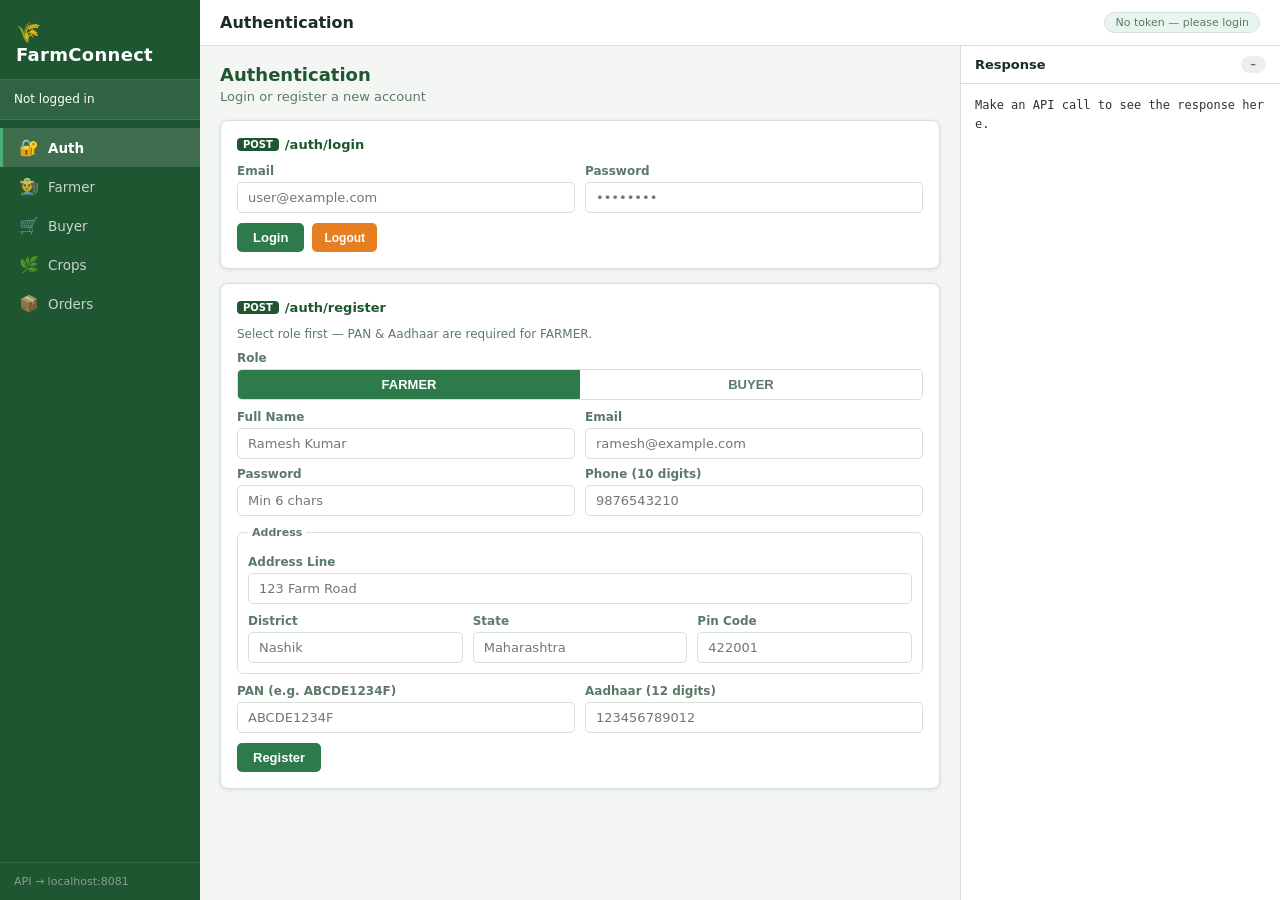
<file: src/main/resources/static/tester.html>
<!DOCTYPE html>
<html lang="en">
<head>
    <meta charset="UTF-8">
    <meta name="viewport" content="width=device-width, initial-scale=1.0">
    <title>FarmConnect – API Tester</title>
    <style>
        *, *::before, *::after { box-sizing: border-box; margin: 0; padding: 0; }

        :root {
            --green-dark:  #1e5631;
            --green-mid:   #2d7a4a;
            --green-light: #4caf78;
            --green-pale:  #e8f5ee;
            --bg:          #f4f6f4;
            --white:       #ffffff;
            --border:      #d4e0d8;
            --text:        #1a2e22;
            --text-soft:   #5a7a67;
            --danger:      #c0392b;
            --warn:        #e67e22;
            --radius:      8px;
            --shadow:      0 1px 4px rgba(0,0,0,.10);
        }

        body {
            font-family: system-ui, -apple-system, "Segoe UI", sans-serif;
            background: var(--bg);
            color: var(--text);
            display: flex;
            min-height: 100vh;
            font-size: 14px;
        }

        /* ── Sidebar ─────────────────────────────────── */
        .sidebar {
            width: 200px;
            min-width: 200px;
            background: var(--green-dark);
            color: #fff;
            display: flex;
            flex-direction: column;
            padding: 0;
        }
        .sidebar-logo {
            padding: 20px 16px 14px;
            font-size: 18px;
            font-weight: 700;
            letter-spacing: .3px;
            border-bottom: 1px solid rgba(255,255,255,.15);
        }
        .sidebar-logo span { font-size: 20px; margin-right: 6px; }
        .auth-status {
            padding: 10px 14px;
            font-size: 12px;
            background: rgba(255,255,255,.08);
            border-bottom: 1px solid rgba(255,255,255,.1);
            line-height: 1.6;
        }
        .auth-status .badge {
            display: inline-block;
            padding: 1px 7px;
            border-radius: 20px;
            font-size: 10px;
            font-weight: 600;
            background: var(--green-light);
            color: #fff;
            margin-left: 4px;
        }
        .auth-status .badge.buyer { background: var(--warn); }
        nav { padding: 8px 0; flex: 1; }
        .nav-item {
            display: flex;
            align-items: center;
            gap: 9px;
            padding: 10px 16px;
            cursor: pointer;
            color: rgba(255,255,255,.75);
            transition: background .15s, color .15s;
            border-left: 3px solid transparent;
            font-size: 13.5px;
        }
        .nav-item:hover { background: rgba(255,255,255,.1); color: #fff; }
        .nav-item.active {
            background: rgba(255,255,255,.14);
            color: #fff;
            border-left-color: var(--green-light);
            font-weight: 600;
        }
        .nav-item .icon { font-size: 16px; width: 20px; text-align: center; }
        .sidebar-footer {
            padding: 12px 14px;
            border-top: 1px solid rgba(255,255,255,.1);
            font-size: 11px;
            color: rgba(255,255,255,.45);
        }

        /* ── Main layout ─────────────────────────────── */
        .main {
            flex: 1;
            display: flex;
            flex-direction: column;
            overflow: hidden;
        }
        .topbar {
            padding: 12px 20px;
            background: var(--white);
            border-bottom: 1px solid var(--border);
            display: flex;
            align-items: center;
            justify-content: space-between;
        }
        .topbar h2 { font-size: 16px; font-weight: 600; }
        .topbar .token-pill {
            font-size: 11px;
            color: var(--text-soft);
            background: var(--green-pale);
            border: 1px solid var(--border);
            border-radius: 20px;
            padding: 3px 10px;
            max-width: 260px;
            overflow: hidden;
            text-overflow: ellipsis;
            white-space: nowrap;
        }

        .content-area {
            display: flex;
            flex: 1;
            overflow: hidden;
        }
        .sections {
            flex: 1;
            overflow-y: auto;
            padding: 18px 20px;
        }
        .section { display: none; }
        .section.active { display: block; }

        /* ── Response panel ──────────────────────────── */
        .response-panel {
            width: 320px;
            min-width: 280px;
            background: var(--white);
            border-left: 1px solid var(--border);
            display: flex;
            flex-direction: column;
        }
        .response-panel .rp-header {
            padding: 10px 14px;
            border-bottom: 1px solid var(--border);
            display: flex;
            align-items: center;
            justify-content: space-between;
            font-weight: 600;
            font-size: 13px;
        }
        .status-badge {
            padding: 2px 10px;
            border-radius: 20px;
            font-size: 11px;
            font-weight: 700;
            background: #eee;
            color: #666;
        }
        .status-badge.ok { background: #d4edda; color: #155724; }
        .status-badge.err { background: #f8d7da; color: #721c24; }
        .status-badge.warn { background: #fff3cd; color: #856404; }
        #response-body {
            flex: 1;
            overflow-y: auto;
            padding: 12px 14px;
            font-family: "Menlo", "Consolas", monospace;
            font-size: 12px;
            line-height: 1.6;
            color: #333;
            white-space: pre-wrap;
            word-break: break-all;
        }

        /* ── Cards ───────────────────────────────────── */
        .card {
            background: var(--white);
            border: 1px solid var(--border);
            border-radius: var(--radius);
            box-shadow: var(--shadow);
            padding: 16px;
            margin-bottom: 14px;
        }
        .card h3 {
            font-size: 13px;
            font-weight: 700;
            color: var(--green-dark);
            margin-bottom: 12px;
            display: flex;
            align-items: center;
            gap: 6px;
        }
        .card h3 .method {
            font-size: 10px;
            font-weight: 700;
            padding: 1px 6px;
            border-radius: 4px;
            background: var(--green-dark);
            color: #fff;
        }
        .card h3 .method.get { background: #1a6b9a; }
        .card h3 .method.patch { background: #8a5c00; }
        .card h3 .method.delete { background: #8b2020; }
        .card h3 .method.put { background: #5a3680; }

        /* ── Form elements ───────────────────────────── */
        .form-row { display: flex; gap: 10px; flex-wrap: wrap; }
        .form-group { display: flex; flex-direction: column; gap: 4px; flex: 1; min-width: 140px; }
        .form-group.full { min-width: 100%; }
        label { font-size: 12px; font-weight: 600; color: var(--text-soft); }
        input, select, textarea {
            padding: 7px 10px;
            border: 1px solid var(--border);
            border-radius: 5px;
            font-size: 13px;
            font-family: inherit;
            background: var(--white);
            color: var(--text);
            outline: none;
            transition: border-color .15s;
        }
        input:focus, select:focus, textarea:focus { border-color: var(--green-mid); }
        textarea { resize: vertical; min-height: 60px; }

        .address-group {
            border: 1px solid var(--border);
            border-radius: 6px;
            padding: 10px;
            margin-top: 6px;
        }
        .address-group legend {
            font-size: 11px;
            font-weight: 700;
            color: var(--text-soft);
            padding: 0 4px;
        }

        /* ── Buttons ─────────────────────────────────── */
        .btn {
            padding: 7px 16px;
            border: none;
            border-radius: 5px;
            font-size: 13px;
            font-weight: 600;
            cursor: pointer;
            transition: opacity .15s, transform .1s;
        }
        .btn:active { transform: scale(.98); }
        .btn:hover { opacity: .88; }
        .btn-primary { background: var(--green-mid); color: #fff; }
        .btn-danger { background: var(--danger); color: #fff; }
        .btn-warn { background: var(--warn); color: #fff; }
        .btn-sm { padding: 5px 12px; font-size: 12px; }
        .btn-row { display: flex; gap: 8px; margin-top: 10px; flex-wrap: wrap; }

        /* ── Toast ───────────────────────────────────── */
        #toast {
            position: fixed;
            bottom: 20px;
            right: 20px;
            padding: 10px 18px;
            background: var(--green-dark);
            color: #fff;
            border-radius: 6px;
            font-size: 13px;
            font-weight: 500;
            display: none;
            z-index: 999;
            box-shadow: 0 4px 12px rgba(0,0,0,.2);
        }
        #toast.err { background: var(--danger); }

        /* ── Role toggle ─────────────────────────────── */
        .role-toggle { display: flex; gap: 0; border: 1px solid var(--border); border-radius: 5px; overflow: hidden; }
        .role-btn {
            flex: 1;
            padding: 7px;
            background: var(--white);
            border: none;
            cursor: pointer;
            font-size: 13px;
            font-weight: 600;
            color: var(--text-soft);
            transition: background .15s;
        }
        .role-btn.active { background: var(--green-mid); color: #fff; }

        .divider { margin: 6px 0 12px; border: none; border-top: 1px solid var(--border); }

        .info-text { font-size: 12px; color: var(--text-soft); margin-bottom: 10px; }

        .section-title {
            font-size: 18px;
            font-weight: 700;
            color: var(--green-dark);
            margin-bottom: 4px;
        }
        .section-sub {
            font-size: 13px;
            color: var(--text-soft);
            margin-bottom: 16px;
        }
    </style>
</head>
<body>

<!-- ── Sidebar ─────────────────────────────────────────── -->
<aside class="sidebar">
    <div class="sidebar-logo"><span>🌾</span>FarmConnect</div>
    <div class="auth-status" id="auth-status">
        <div>Not logged in</div>
    </div>
    <nav>
        <div class="nav-item active" onclick="showSection('auth')">
            <span class="icon">🔐</span> Auth
        </div>
        <div class="nav-item" onclick="showSection('farmer')">
            <span class="icon">👨‍🌾</span> Farmer
        </div>
        <div class="nav-item" onclick="showSection('buyer')">
            <span class="icon">🛒</span> Buyer
        </div>
        <div class="nav-item" onclick="showSection('crop')">
            <span class="icon">🌿</span> Crops
        </div>
        <div class="nav-item" onclick="showSection('orders')">
            <span class="icon">📦</span> Orders
        </div>
    </nav>
    <div class="sidebar-footer">API → localhost:8081</div>
</aside>

<!-- ── Main ───────────────────────────────────────────── -->
<div class="main">
    <div class="topbar">
        <h2 id="topbar-title">Authentication</h2>
        <div class="token-pill" id="token-display">No token — please login</div>
    </div>

    <div class="content-area">
        <div class="sections">

            <!-- ══════════════════════════════ AUTH ══════ -->
            <div class="section active" id="section-auth">
                <div class="section-title">Authentication</div>
                <div class="section-sub">Login or register a new account</div>

                <!-- LOGIN -->
                <div class="card">
                    <h3><span class="method">POST</span> /auth/login</h3>
                    <div class="form-row">
                        <div class="form-group">
                            <label>Email</label>
                            <input id="login-email" type="email" placeholder="user@example.com">
                        </div>
                        <div class="form-group">
                            <label>Password</label>
                            <input id="login-password" type="password" placeholder="••••••••">
                        </div>
                    </div>
                    <div class="btn-row">
                        <button class="btn btn-primary" onclick="doLogin()">Login</button>
                        <button class="btn btn-warn btn-sm" onclick="doLogout()">Logout</button>
                    </div>
                </div>

                <!-- REGISTER -->
                <div class="card">
                    <h3><span class="method">POST</span> /auth/register</h3>
                    <p class="info-text">Select role first — PAN & Aadhaar are required for FARMER.</p>

                    <div class="form-group" style="margin-bottom:10px;">
                        <label>Role</label>
                        <div class="role-toggle">
                            <button class="role-btn active" id="role-farmer-btn" onclick="setRegRole('FARMER')">FARMER</button>
                            <button class="role-btn" id="role-buyer-btn" onclick="setRegRole('BUYER')">BUYER</button>
                        </div>
                    </div>
                    <input type="hidden" id="reg-role" value="FARMER">

                    <div class="form-row">
                        <div class="form-group">
                            <label>Full Name</label>
                            <input id="reg-name" placeholder="Ramesh Kumar">
                        </div>
                        <div class="form-group">
                            <label>Email</label>
                            <input id="reg-email" type="email" placeholder="ramesh@example.com">
                        </div>
                    </div>
                    <div class="form-row" style="margin-top:8px;">
                        <div class="form-group">
                            <label>Password</label>
                            <input id="reg-password" type="password" placeholder="Min 6 chars">
                        </div>
                        <div class="form-group">
                            <label>Phone (10 digits)</label>
                            <input id="reg-phone" placeholder="9876543210" maxlength="10">
                        </div>
                    </div>

                    <fieldset class="address-group" style="margin-top:10px;">
                        <legend>Address</legend>
                        <div class="form-row" style="margin-top:6px;">
                            <div class="form-group full">
                                <label>Address Line</label>
                                <input id="reg-addr-line" placeholder="123 Farm Road">
                            </div>
                            <div class="form-group">
                                <label>District</label>
                                <input id="reg-addr-district" placeholder="Nashik">
                            </div>
                            <div class="form-group">
                                <label>State</label>
                                <input id="reg-addr-state" placeholder="Maharashtra">
                            </div>
                            <div class="form-group">
                                <label>Pin Code</label>
                                <input id="reg-addr-pin" placeholder="422001">
                            </div>
                        </div>
                    </fieldset>

                    <div id="farmer-extra" style="margin-top:10px;">
                        <div class="form-row">
                            <div class="form-group">
                                <label>PAN (e.g. ABCDE1234F)</label>
                                <input id="reg-pan" placeholder="ABCDE1234F" maxlength="10" style="text-transform:uppercase">
                            </div>
                            <div class="form-group">
                                <label>Aadhaar (12 digits)</label>
                                <input id="reg-aadhaar" placeholder="123456789012" maxlength="12">
                            </div>
                        </div>
                    </div>

                    <div class="btn-row">
                        <button class="btn btn-primary" onclick="doRegister()">Register</button>
                    </div>
                </div>
            </div>

            <!-- ══════════════════════════════ FARMER ════ -->
            <div class="section" id="section-farmer">
                <div class="section-title">Farmer</div>
                <div class="section-sub">Manage farmer profiles</div>

                <!-- GET -->
                <div class="card">
                    <h3><span class="method get">GET</span> /farmer/{id}</h3>
                    <div class="form-row">
                        <div class="form-group">
                            <label>Farmer ID</label>
                            <input id="f-get-id" type="number" placeholder="1">
                        </div>
                    </div>
                    <div class="btn-row">
                        <button class="btn btn-primary" onclick="getFarmer()">Get Farmer</button>
                    </div>
                </div>

                <!-- UPDATE -->
                <div class="card">
                    <h3><span class="method patch">PATCH</span> /farmer/{id} — Update (partial)</h3>
                    <p class="info-text">Only fill fields you want to update.</p>
                    <div class="form-row">
                        <div class="form-group">
                            <label>Farmer ID</label>
                            <input id="fu-id" type="number" placeholder="1">
                        </div>
                        <div class="form-group">
                            <label>Name</label>
                            <input id="fu-name" placeholder="New name">
                        </div>
                        <div class="form-group">
                            <label>Phone</label>
                            <input id="fu-phone" placeholder="9876543211">
                        </div>
                    </div>
                    <div class="form-row" style="margin-top:8px;">
                        <div class="form-group">
                            <label>PAN</label>
                            <input id="fu-pan" placeholder="ABCDE1234F" style="text-transform:uppercase">
                        </div>
                        <div class="form-group">
                            <label>Aadhaar</label>
                            <input id="fu-aadhaar" placeholder="123456789012">
                        </div>
                    </div>
                    <fieldset class="address-group" style="margin-top:10px;">
                        <legend>Address (partial update — only fill changed fields)</legend>
                        <div class="form-row" style="margin-top:6px;">
                            <div class="form-group">
                                <label>Address Line</label>
                                <input id="fu-addr-line" placeholder="">
                            </div>
                            <div class="form-group">
                                <label>District</label>
                                <input id="fu-addr-district" placeholder="">
                            </div>
                            <div class="form-group">
                                <label>State</label>
                                <input id="fu-addr-state" placeholder="">
                            </div>
                            <div class="form-group">
                                <label>Pin Code</label>
                                <input id="fu-addr-pin" placeholder="">
                            </div>
                        </div>
                    </fieldset>
                    <div class="btn-row">
                        <button class="btn btn-primary" onclick="updateFarmer()">Update Farmer</button>
                    </div>
                </div>

                <!-- DELETE -->
                <div class="card">
                    <h3><span class="method delete">DELETE</span> /farmer/{id}</h3>
                    <div class="form-row">
                        <div class="form-group">
                            <label>Farmer ID</label>
                            <input id="fd-id" type="number" placeholder="1">
                        </div>
                    </div>
                    <div class="btn-row">
                        <button class="btn btn-danger" onclick="deleteFarmer()">Delete Farmer</button>
                    </div>
                </div>
            </div>

            <!-- ══════════════════════════════ BUYER ═════ -->
            <div class="section" id="section-buyer">
                <div class="section-title">Buyer</div>
                <div class="section-sub">Manage buyer profiles</div>

                <div class="card">
                    <h3><span class="method get">GET</span> /buyer/{id}</h3>
                    <div class="form-row">
                        <div class="form-group"><label>Buyer ID</label><input id="bg-id" type="number" placeholder="1"></div>
                    </div>
                    <div class="btn-row"><button class="btn btn-primary" onclick="getBuyer()">Get Buyer</button></div>
                </div>

                <div class="card">
                    <h3><span class="method patch">PATCH</span> /buyer/{id} — Update (partial)</h3>
                    <div class="form-row">
                        <div class="form-group"><label>Buyer ID</label><input id="bu-id" type="number" placeholder="1"></div>
                        <div class="form-group"><label>Name</label><input id="bu-name" placeholder="New name"></div>
                        <div class="form-group"><label>Phone</label><input id="bu-phone" placeholder="9876543211"></div>
                    </div>
                    <fieldset class="address-group" style="margin-top:10px;">
                        <legend>Address (only fill changed fields)</legend>
                        <div class="form-row" style="margin-top:6px;">
                            <div class="form-group"><label>Address Line</label><input id="bu-addr-line"></div>
                            <div class="form-group"><label>District</label><input id="bu-addr-district"></div>
                            <div class="form-group"><label>State</label><input id="bu-addr-state"></div>
                            <div class="form-group"><label>Pin Code</label><input id="bu-addr-pin"></div>
                        </div>
                    </fieldset>
                    <div class="btn-row"><button class="btn btn-primary" onclick="updateBuyer()">Update Buyer</button></div>
                </div>

                <div class="card">
                    <h3><span class="method delete">DELETE</span> /buyer/{id}</h3>
                    <div class="form-row">
                        <div class="form-group"><label>Buyer ID</label><input id="bd-id" type="number" placeholder="1"></div>
                    </div>
                    <div class="btn-row"><button class="btn btn-danger" onclick="deleteBuyer()">Delete Buyer</button></div>
                </div>
            </div>

            <!-- ══════════════════════════════ CROPS ═════ -->
            <div class="section" id="section-crop">
                <div class="section-title">Crops</div>
                <div class="section-sub">Create, browse, search, filter and manage crops</div>

                <div class="card">
                    <h3><span class="method get">GET</span> All Crops &amp; By ID</h3>
                    <div class="form-row">
                        <div class="form-group"><label>Crop ID (leave blank for all)</label><input id="cg-id" type="number" placeholder="optional"></div>
                    </div>
                    <div class="btn-row">
                        <button class="btn btn-primary" onclick="getCrops()">Get All Crops</button>
                        <button class="btn btn-primary" onclick="getCropById()">Get By ID</button>
                    </div>
                </div>

                <div class="card">
                    <h3><span class="method get">GET</span> Search, Filter &amp; Sort</h3>
                    <div class="form-row">
                        <div class="form-group"><label>Search by Name</label><input id="cs-name" placeholder="Wheat"></div>
                        <div class="form-group"><label>Min Price</label><input id="cf-min" type="number" placeholder="0"></div>
                        <div class="form-group"><label>Max Price</label><input id="cf-max" type="number" placeholder="1000"></div>
                    </div>
                    <div class="form-row" style="margin-top:8px;">
                        <div class="form-group"><label>Sort Field</label>
                            <select id="csort-field">
                                <option value="price">price</option>
                                <option value="quantity">quantity</option>
                                <option value="name">name</option>
                            </select>
                        </div>
                        <div class="form-group"><label>Direction</label>
                            <select id="csort-dir">
                                <option value="asc">Ascending</option>
                                <option value="desc">Descending</option>
                            </select>
                        </div>
                        <div class="form-group"><label>Page Number</label><input id="cpage" type="number" value="0" min="0"></div>
                    </div>
                    <div class="btn-row">
                        <button class="btn btn-primary btn-sm" onclick="searchCrop()">Search</button>
                        <button class="btn btn-primary btn-sm" onclick="filterCrop()">Filter Price</button>
                        <button class="btn btn-primary btn-sm" onclick="sortCrop()">Sort</button>
                        <button class="btn btn-primary btn-sm" onclick="pageCrop()">Page</button>
                    </div>
                </div>

                <div class="card">
                    <h3><span class="method">POST</span> /crop — Create Crop</h3>
                    <div class="form-row">
                        <div class="form-group"><label>Farmer ID (optional)</label><input id="cc-farmer-id" type="number" placeholder="you"></div>
                        <div class="form-group"><label>Crop Name</label><input id="cc-name" placeholder="Wheat"></div>
                        <div class="form-group"><label>Price (₹/kg)</label><input id="cc-price" type="number" step="0.01" placeholder="25.00"></div>
                    </div>
                    <div class="form-row" style="margin-top:8px;">
                        <div class="form-group"><label>Quantity (kg)</label><input id="cc-qty" type="number" step="0.1" placeholder="100"></div>
                        <div class="form-group full"><label>Description</label><input id="cc-desc" placeholder="Premium quality wheat from Punjab"></div>
                    </div>
                    <div class="btn-row"><button class="btn btn-primary" onclick="createCrop()">Create Crop</button></div>
                </div>

                <div class="card">
                    <h3><span class="method put">PUT</span> /crop/{id} — Update Crop</h3>
                    <div class="form-row">
                        <div class="form-group"><label>Crop ID</label><input id="cu-id" type="number" placeholder="1"></div>
                        <div class="form-group"><label>Farmer ID (optional)</label><input id="cu-farmer-id" type="number" placeholder="you"></div>
                        <div class="form-group"><label>Name</label><input id="cu-name" placeholder="Wheat"></div>
                    </div>
                    <div class="form-row" style="margin-top:8px;">
                        <div class="form-group"><label>Price</label><input id="cu-price" type="number" step="0.01"></div>
                        <div class="form-group"><label>Quantity</label><input id="cu-qty" type="number" step="0.1"></div>
                        <div class="form-group"><label>Description</label><input id="cu-desc" placeholder="optional"></div>
                    </div>
                    <div class="btn-row"><button class="btn btn-primary" onclick="updateCrop()">Update Crop</button></div>
                </div>

                <div class="card">
                    <h3><span class="method delete">DELETE</span> /crop/{id}</h3>
                    <div class="form-row">
                        <div class="form-group"><label>Crop ID</label><input id="cdel-id" type="number" placeholder="1"></div>
                    </div>
                    <div class="btn-row">
                        <button class="btn btn-danger" onclick="deleteCrop()">Delete Crop</button>
                    </div>
                </div>
            </div>

            <!-- ══════════════════════════════ ORDERS ════ -->
            <div class="section" id="section-orders">
                <div class="section-title">Orders</div>
                <div class="section-sub">Place orders and manage their lifecycle</div>

                <div class="card">
                    <h3><span class="method">POST</span> /orders — Place Order</h3>
                    <div class="form-row">
                        <div class="form-group"><label>Buyer ID (optional)</label><input id="op-buyer" type="number" placeholder="you"></div>
                        <div class="form-group"><label>Crop ID</label><input id="op-crop" type="number" placeholder="1"></div>
                        <div class="form-group"><label>Quantity (kg)</label><input id="op-qty" type="number" step="0.1" placeholder="10"></div>
                    </div>
                    <div class="btn-row"><button class="btn btn-primary" onclick="placeOrder()">Place Order</button></div>
                </div>

                <div class="card">
                    <h3><span class="method get">GET</span> View Orders</h3>
                    <div class="form-row">
                        <div class="form-group"><label>Order ID (blank = all of yours)</label><input id="og-id" type="number" placeholder="optional"></div>
                        <div class="form-group"><label>Filter by Buyer ID</label><input id="og-buyer" type="number" placeholder="optional"></div>
                        <div class="form-group"><label>Filter by Farmer ID</label><input id="og-farmer" type="number" placeholder="optional"></div>
                    </div>
                    <div class="btn-row">
                        <button class="btn btn-primary btn-sm" onclick="getOrders()">All Orders</button>
                        <button class="btn btn-primary btn-sm" onclick="getOrderById()">By ID</button>
                        <button class="btn btn-primary btn-sm" onclick="getOrdersByBuyer()">By Buyer</button>
                        <button class="btn btn-primary btn-sm" onclick="getOrdersByFarmer()">By Farmer</button>
                    </div>
                </div>

                <div class="card">
                    <h3>Order Lifecycle — PENDING → CONFIRMED → DELIVERED</h3>
                    <p class="info-text">Cancel: BUYER only &nbsp;|&nbsp; Confirm &amp; Deliver: FARMER only</p>
                    <div class="form-row">
                        <div class="form-group"><label>Order ID</label><input id="ol-id" type="number" placeholder="1"></div>
                    </div>
                    <div class="btn-row">
                        <button class="btn btn-warn" onclick="cancelOrder()">Cancel Order</button>
                        <button class="btn btn-primary" onclick="confirmOrder()">Confirm Order</button>
                        <button class="btn btn-primary" style="background:var(--green-dark)" onclick="deliverOrder()">Mark Delivered</button>
                    </div>
                </div>
            </div>

        </div><!-- /sections -->

        <!-- ── Response Panel ──────────────────────────────── -->
        <div class="response-panel">
            <div class="rp-header">
                <span>Response</span>
                <span class="status-badge" id="response-status">–</span>
            </div>
            <pre id="response-body">Make an API call to see the response here.</pre>
        </div>
    </div>
</div>

<div id="toast"></div>

<script>
    // ── Config ──────────────────────────────────────────────
    const BASE_URL = '';  // same origin since served by Spring Boot

    let token = localStorage.getItem('fc_token') || '';
    let role   = localStorage.getItem('fc_role')  || '';
    let profileId = localStorage.getItem('fc_pid') || '';
    let userName  = localStorage.getItem('fc_name') || '';

    // ── Helpers ─────────────────────────────────────────────
    function headers(auth = true) {
        const h = { 'Content-Type': 'application/json' };
        if (auth && token) h['Authorization'] = 'Bearer ' + token;
        return h;
    }

    async function api(method, path, body, auth = true) {
        const opts = { method, headers: headers(auth) };
        if (body !== undefined && body !== null) opts.body = JSON.stringify(body);
        try {
            const res  = await fetch(BASE_URL + path, opts);
            const text = await res.text();
            let data;
            try { data = JSON.parse(text); } catch { data = text; }
            showResponse(res.status, data);
            return { ok: res.ok, status: res.status, data };
        } catch (e) {
            showResponse(0, { error: 'Network error: ' + e.message });
        }
    }

    function showResponse(status, data) {
        const badge = document.getElementById('response-status');
        badge.textContent = status ? 'HTTP ' + status : 'Error';
        badge.className = 'status-badge' + (status >= 200 && status < 300 ? ' ok' : status >= 400 ? ' err' : ' warn');
        document.getElementById('response-body').textContent =
            typeof data === 'string' ? data : JSON.stringify(data, null, 2);
    }

    function toast(msg, isErr = false) {
        const t = document.getElementById('toast');
        t.textContent = msg;
        t.className = isErr ? 'err' : '';
        t.style.display = 'block';
        setTimeout(() => t.style.display = 'none', 3000);
    }

    function val(id)    { return document.getElementById(id)?.value?.trim() || ''; }
    function numVal(id) { const v = val(id); return v !== '' ? parseFloat(v) : null; }

    function addrObj(prefix) {
        const line     = val(prefix + '-addr-line');
        const district = val(prefix + '-addr-district');
        const state    = val(prefix + '-addr-state');
        const pin      = val(prefix + '-addr-pin');
        if (!line && !district && !state && !pin) return null;
        // Only include fields that were actually filled — empty strings
        // would overwrite existing DB values and fail @NotBlank validation
        const obj = {};
        if (line)     obj.addressLine = line;
        if (district) obj.district    = district;
        if (state)    obj.state       = state;
        if (pin)      obj.pinCode     = pin;
        return obj;
    }

    // Keep only defined (non-empty) fields for PATCH
    function clean(obj) {
        return Object.fromEntries(
            Object.entries(obj).filter(([, v]) => v !== null && v !== '' && v !== undefined)
        );
    }

    // ── Navigation ───────────────────────────────────────────
    const TITLES = { auth:'Authentication', farmer:'Farmer', buyer:'Buyer', crop:'Crops', orders:'Orders' };
    function showSection(name) {
        document.querySelectorAll('.section').forEach(s => s.classList.remove('active'));
        document.querySelectorAll('.nav-item').forEach(n => n.classList.remove('active'));
        document.getElementById('section-' + name).classList.add('active');
        document.querySelectorAll('.nav-item').forEach(n => {
            if (n.textContent.toLowerCase().includes(name.toLowerCase())) n.classList.add('active');
        });
        document.getElementById('topbar-title').textContent = TITLES[name] || name;
        showResponse('', 'Make an API call to see the response here.');
        document.getElementById('response-status').textContent = '–';
        document.getElementById('response-status').className = 'status-badge';
    }

    // ── Auth UI ──────────────────────────────────────────────
    function updateAuthStatus() {
        const el = document.getElementById('auth-status');
        const td = document.getElementById('token-display');
        if (token) {
            el.innerHTML = `<div>Logged in as</div><div><strong>${userName || '–'}</strong> <span class="badge ${role.toLowerCase()}">${role}</span></div><div style="font-size:11px;opacity:.7">ID: ${profileId}</div>`;
            td.textContent = token.substring(0, 40) + '…';
        } else {
            el.innerHTML = '<div>Not logged in</div>';
            td.textContent = 'No token — please login';
        }
    }
    updateAuthStatus();

    function setRegRole(r) {
        document.getElementById('reg-role').value = r;
        document.getElementById('role-farmer-btn').classList.toggle('active', r === 'FARMER');
        document.getElementById('role-buyer-btn').classList.toggle('active', r === 'BUYER');
        document.getElementById('farmer-extra').style.display = r === 'FARMER' ? '' : 'none';
    }

    // ── AUTH endpoints ───────────────────────────────────────
    async function doLogin() {
        const res = await api('POST', '/auth/login', {
            email: val('login-email'),
            password: val('login-password')
        }, false);
        if (res?.ok) {
            token     = res.data.token;
            role      = res.data.role;
            profileId = res.data.id;
            userName  = res.data.name;
            localStorage.setItem('fc_token', token);
            localStorage.setItem('fc_role', role);
            localStorage.setItem('fc_pid', profileId);
            localStorage.setItem('fc_name', userName);
            updateAuthStatus();
            toast('✅ Logged in as ' + userName);
        } else {
            toast('Login failed', true);
        }
    }

    function doLogout() {
        token = role = profileId = userName = '';
        ['fc_token','fc_role','fc_pid','fc_name'].forEach(k => localStorage.removeItem(k));
        updateAuthStatus();
        toast('Logged out');
    }

    async function doRegister() {
        const r = val('reg-role');
        const body = {
            name: val('reg-name'), email: val('reg-email'),
            password: val('reg-password'), role: r,
            phoneNumber: val('reg-phone'),
            address: addrObj('reg')
        };
        if (r === 'FARMER') {
            body.panNo    = val('reg-pan').toUpperCase();
            body.aadhaarNo = val('reg-aadhaar');
        }
        const res = await api('POST', '/auth/register', body, false);
        if (res?.ok) toast('✅ Registered! Now login.');
        else toast('Registration failed', true);
    }

    // ── FARMER endpoints ─────────────────────────────────────
    async function getFarmer()    { await api('GET', '/farmer/' + val('f-get-id')); }
    async function deleteFarmer() { await api('DELETE', '/farmer/' + val('fd-id')); }

    async function updateFarmer() {
        const addr = addrObj('fu');
        const raw = {
            name: val('fu-name'), phoneNumber: val('fu-phone'),
            panNo: val('fu-pan').toUpperCase() || undefined,
            aadhaarNo: val('fu-aadhaar') || undefined,
            address: addr || undefined
        };
        await api('PATCH', '/farmer/' + val('fu-id'), clean(raw));
    }

    // ── BUYER endpoints ──────────────────────────────────────
    async function getBuyer()    { await api('GET', '/buyer/' + val('bg-id')); }
    async function deleteBuyer() { await api('DELETE', '/buyer/' + val('bd-id')); }

    async function updateBuyer() {
        const addr = addrObj('bu');
        const raw = {
            name: val('bu-name'), phoneNumber: val('bu-phone'),
            address: addr || undefined
        };
        await api('PATCH', '/buyer/' + val('bu-id'), clean(raw));
    }

    // ── CROP endpoints ───────────────────────────────────────
    async function getCrops()      { await api('GET', '/crop'); }
    async function getCropById()   { await api('GET', '/crop/' + val('cg-id')); }
    async function searchCrop()    { await api('GET', '/crop/search?name=' + encodeURIComponent(val('cs-name'))); }
    async function filterCrop()    { await api('GET', `/crop/filter?minPrice=${val('cf-min')}&maxPrice=${val('cf-max')}`); }
    async function sortCrop()      { await api('GET', `/crop/sort?field=${val('csort-field')}&direction=${val('csort-dir')}`); }
    async function pageCrop()      { await api('GET', '/crop/page?page=' + val('cpage')); }
    async function deleteCrop()    { await api('DELETE', '/crop/' + val('cdel-id')); }

    async function createCrop() {
        await api('POST', '/crop', {
            farmerId: numVal('cc-farmer-id'),
            name: val('cc-name'),
            price: numVal('cc-price'),
            quantity: numVal('cc-qty'),
            description: val('cc-desc') || null
        });
    }

    async function updateCrop() {
        await api('PUT', '/crop/' + val('cu-id'), {
            farmerId: numVal('cu-farmer-id'),
            name: val('cu-name'),
            price: numVal('cu-price'),
            quantity: numVal('cu-qty'),
            description: val('cu-desc') || null
        });
    }

    // ── ORDER endpoints ──────────────────────────────────────
    async function placeOrder()      { await api('POST', '/orders', { buyerId: numVal('op-buyer'), cropId: numVal('op-crop'), quantity: numVal('op-qty') }); }
    async function getOrders()       { await api('GET', '/orders'); }
    async function getOrderById()    { await api('GET', '/orders/' + val('og-id')); }
    async function getOrdersByBuyer(){ await api('GET', '/orders/buyer/' + val('og-buyer')); }
    async function getOrdersByFarmer(){ await api('GET', '/orders/farmer/' + val('og-farmer')); }
    async function cancelOrder()     { await api('PATCH', '/orders/' + val('ol-id') + '/cancel'); }
    async function confirmOrder()    { await api('PATCH', '/orders/' + val('ol-id') + '/confirm'); }
    async function deliverOrder()    { await api('PATCH', '/orders/' + val('ol-id') + '/deliver'); }
</script>
</body>
</html>
</file>
